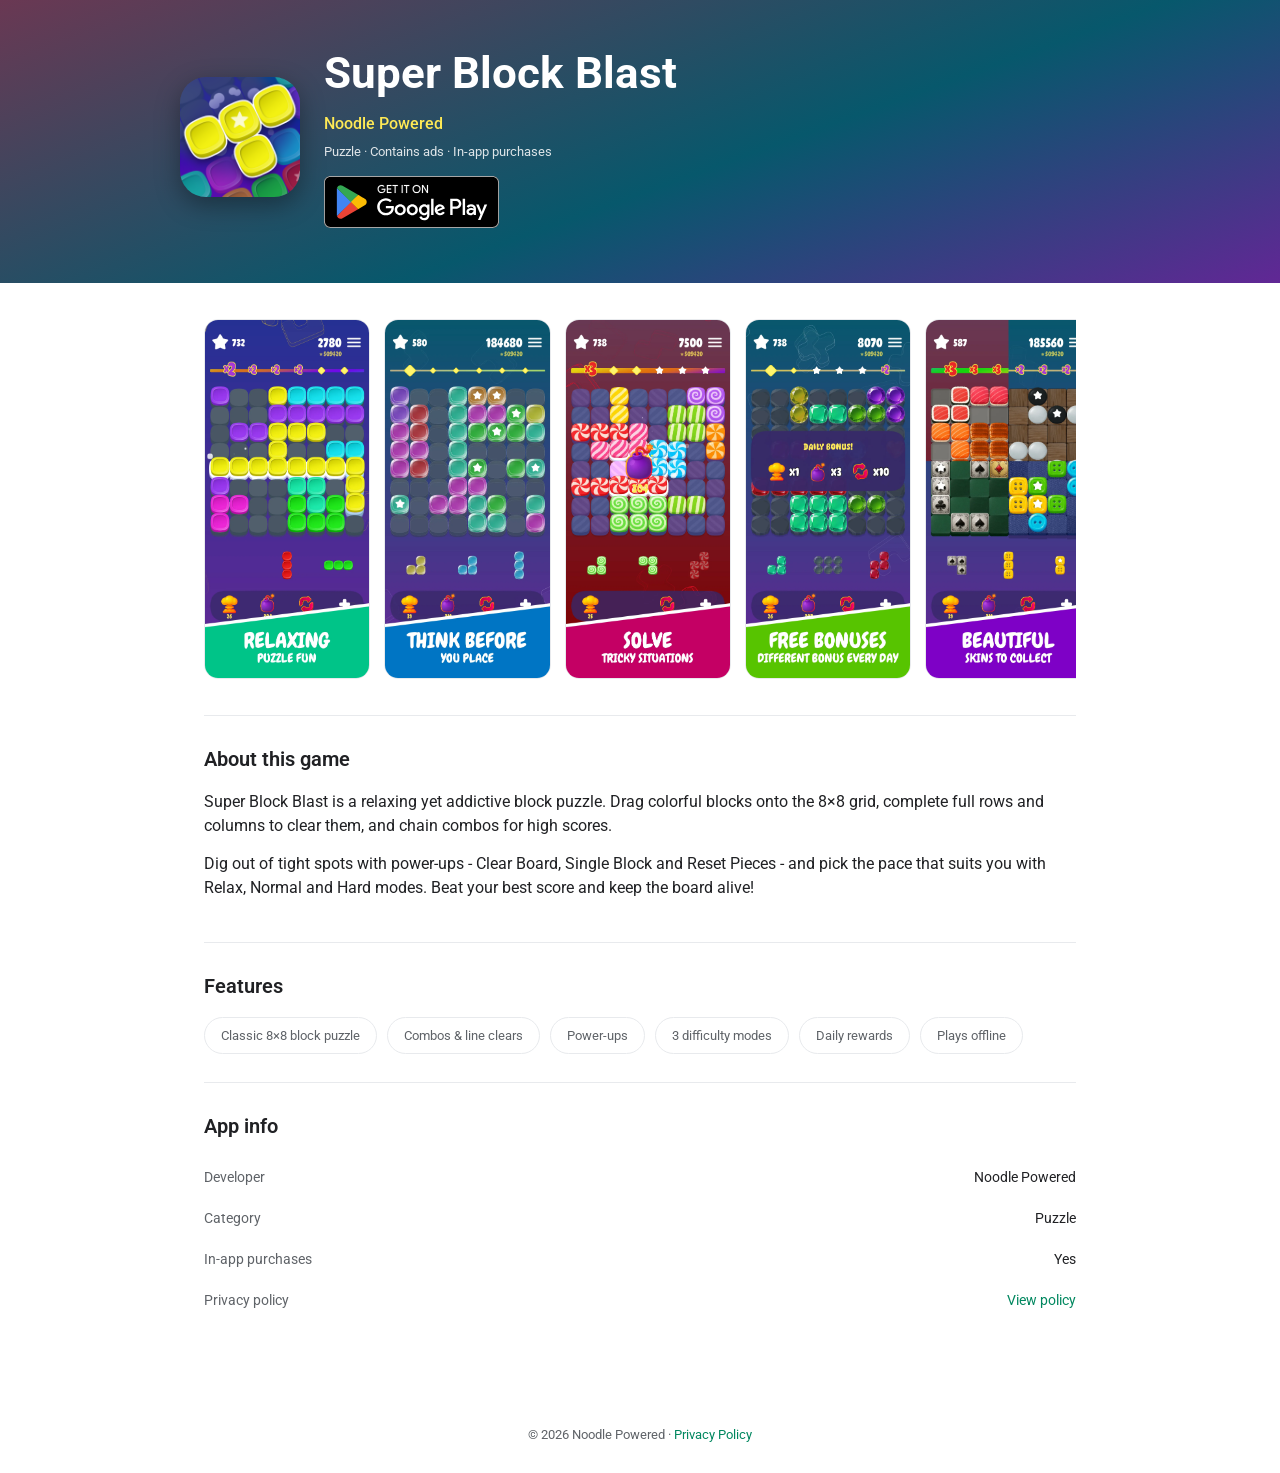
<file: index.html>
<!DOCTYPE html>
<html lang="en">
<head>
  <meta charset="UTF-8" />
  <meta name="viewport" content="width=device-width, initial-scale=1.0" />
  <title>Super Block Blast - Google Play</title>
  <meta name="description" content="Super Block Blast - a colorful block puzzle game by Noodle Powered." />
  <link rel="icon" href="favicon.ico" sizes="any" />
  <link rel="icon" type="image/png" sizes="96x96" href="favicon-96x96.png" />
  <link rel="icon" type="image/png" sizes="32x32" href="favicon-32x32.png" />
  <link rel="icon" type="image/png" sizes="16x16" href="favicon-16x16.png" />
  <link rel="apple-touch-icon" sizes="180x180" href="apple-touch-icon.png" />
  <link rel="manifest" href="site.webmanifest" />
  <meta name="theme-color" content="#612795" />
  <link rel="preconnect" href="https://fonts.googleapis.com" />
  <link rel="preconnect" href="https://fonts.gstatic.com" crossorigin />
  <link href="https://fonts.googleapis.com/css2?family=Roboto:wght@400;500;700&display=swap" rel="stylesheet" />
  <link rel="stylesheet" href="style.css" />
</head>
<body>
  <header class="hero">
    <div class="hero-inner">
      <img class="app-icon" src="icon.png" alt="Super Block Blast icon" />
      <div class="app-meta">
        <h1>Super Block Blast</h1>
        <div class="dev">Noodle Powered</div>
        <div class="sub">Puzzle &middot; Contains ads &middot; In-app purchases</div>
        <a class="play-store-btn" href="https://play.google.com/store/apps/details?id=com.noodlepowered.superblockblast" target="_blank" rel="noopener">
          <img class="play-store-badge" src="google-play-badge.svg" alt="Get it on Google Play" />
        </a>
      </div>
    </div>
  </header>

  <main class="content">
    <section>
      <div class="shots">
        <img src="shot1.webp" alt="Super Block Blast gameplay" loading="lazy" />
        <img src="shot2.webp" alt="Super Block Blast gameplay" loading="lazy" />
        <img src="shot3.webp" alt="Super Block Blast gameplay" loading="lazy" />
        <img src="shot4.webp" alt="Super Block Blast gameplay" loading="lazy" />
        <img src="shot5.webp" alt="Super Block Blast gameplay" loading="lazy" />
        <img src="shot6.webp" alt="Super Block Blast gameplay" loading="lazy" />
      </div>
    </section>

    <section class="about">
      <h2>About this game</h2>
      <p>Super Block Blast is a relaxing yet addictive block puzzle. Drag colorful
      blocks onto the 8&times;8 grid, complete full rows and columns to clear them,
      and chain combos for high scores.</p>
      <p>Dig out of tight spots with power-ups - Clear Board, Single Block and Reset
      Pieces - and pick the pace that suits you with Relax, Normal and Hard modes.
      Beat your best score and keep the board alive!</p>
    </section>

    <section>
      <h2>Features</h2>
      <div class="chips">
        <span class="chip">Classic 8&times;8 block puzzle</span>
        <span class="chip">Combos &amp; line clears</span>
        <span class="chip">Power-ups</span>
        <span class="chip">3 difficulty modes</span>
        <span class="chip">Daily rewards</span>
        <span class="chip">Plays offline</span>
      </div>
    </section>

    <section>
      <h2>App info</h2>
      <div class="info-row"><span class="k">Developer</span><span>Noodle Powered</span></div>
      <div class="info-row"><span class="k">Category</span><span>Puzzle</span></div>
      <div class="info-row"><span class="k">In-app purchases</span><span>Yes</span></div>
      <div class="info-row"><span class="k">Privacy policy</span><span><a href="privacy.html">View policy</a></span></div>
    </section>
  </main>

  <footer>
    &copy; 2026 Noodle Powered &middot; <a href="privacy.html">Privacy Policy</a>
  </footer>
</body>
</html>
</file>
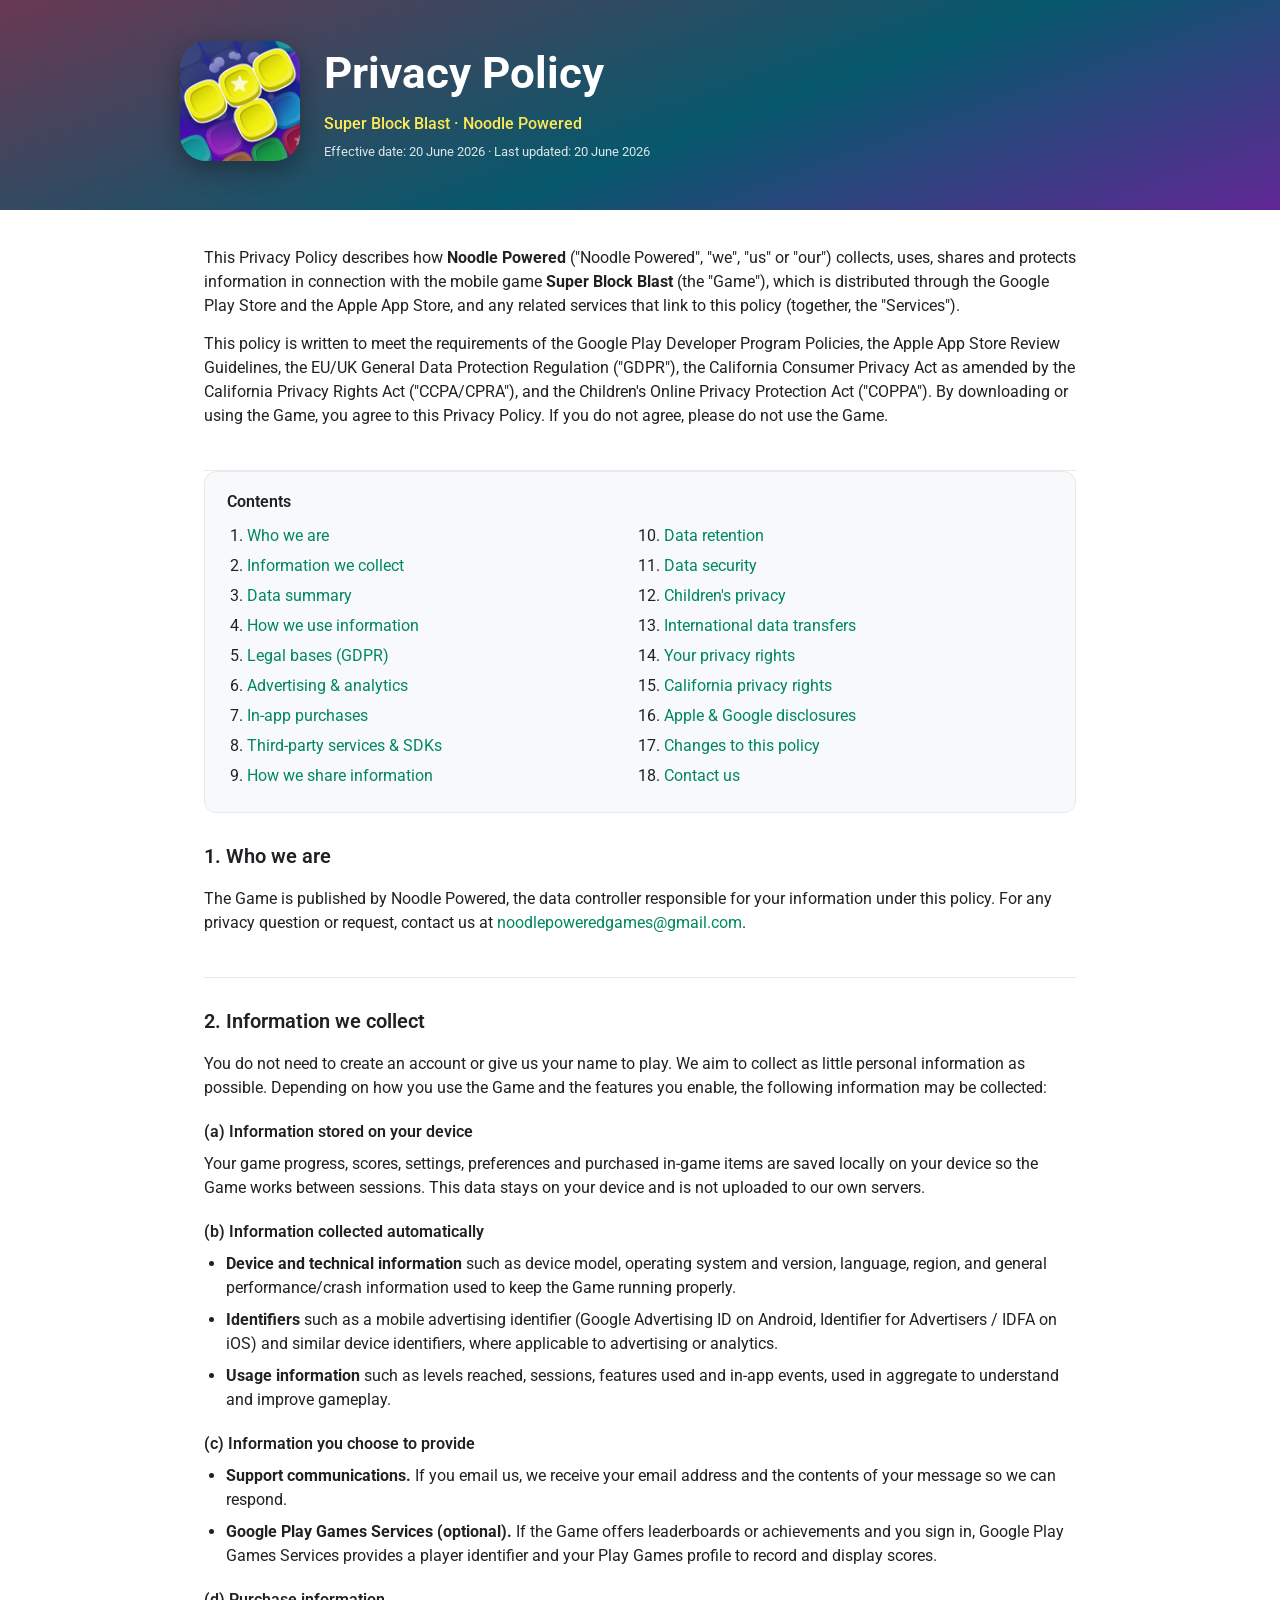
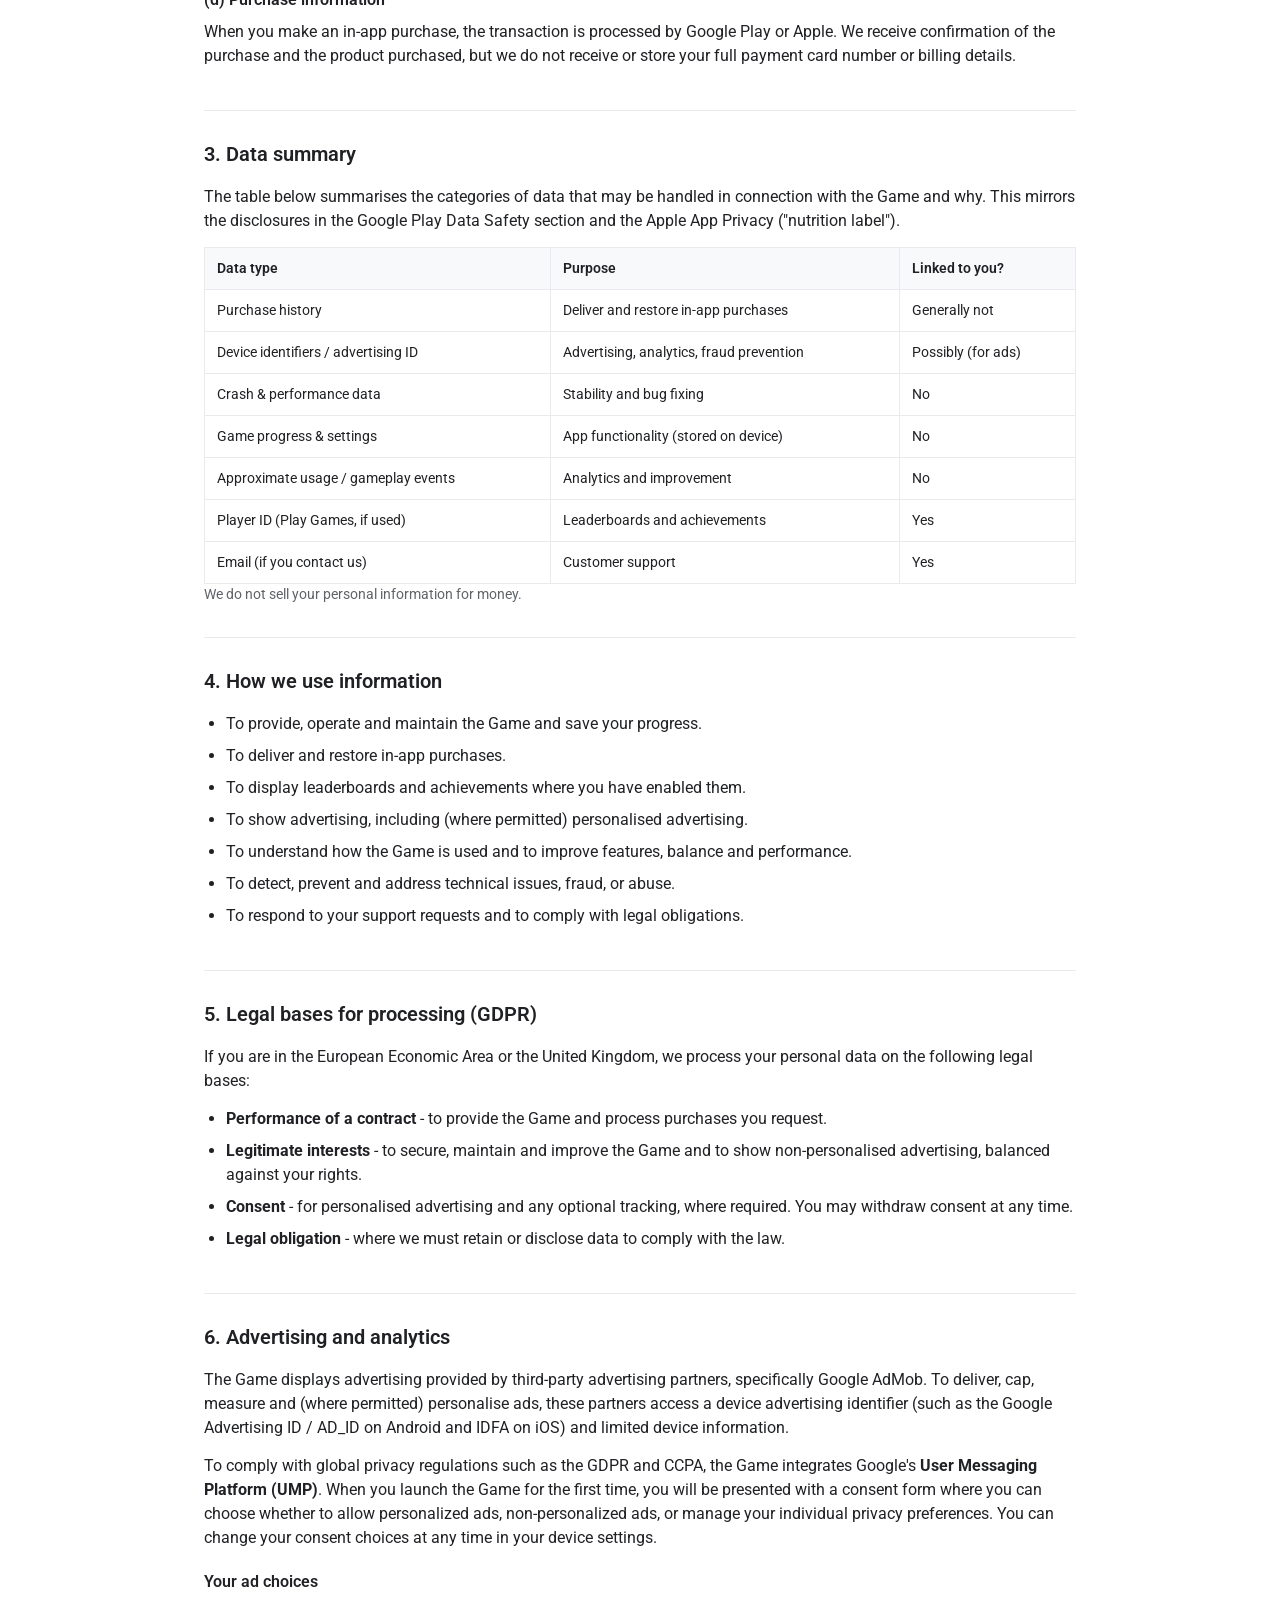
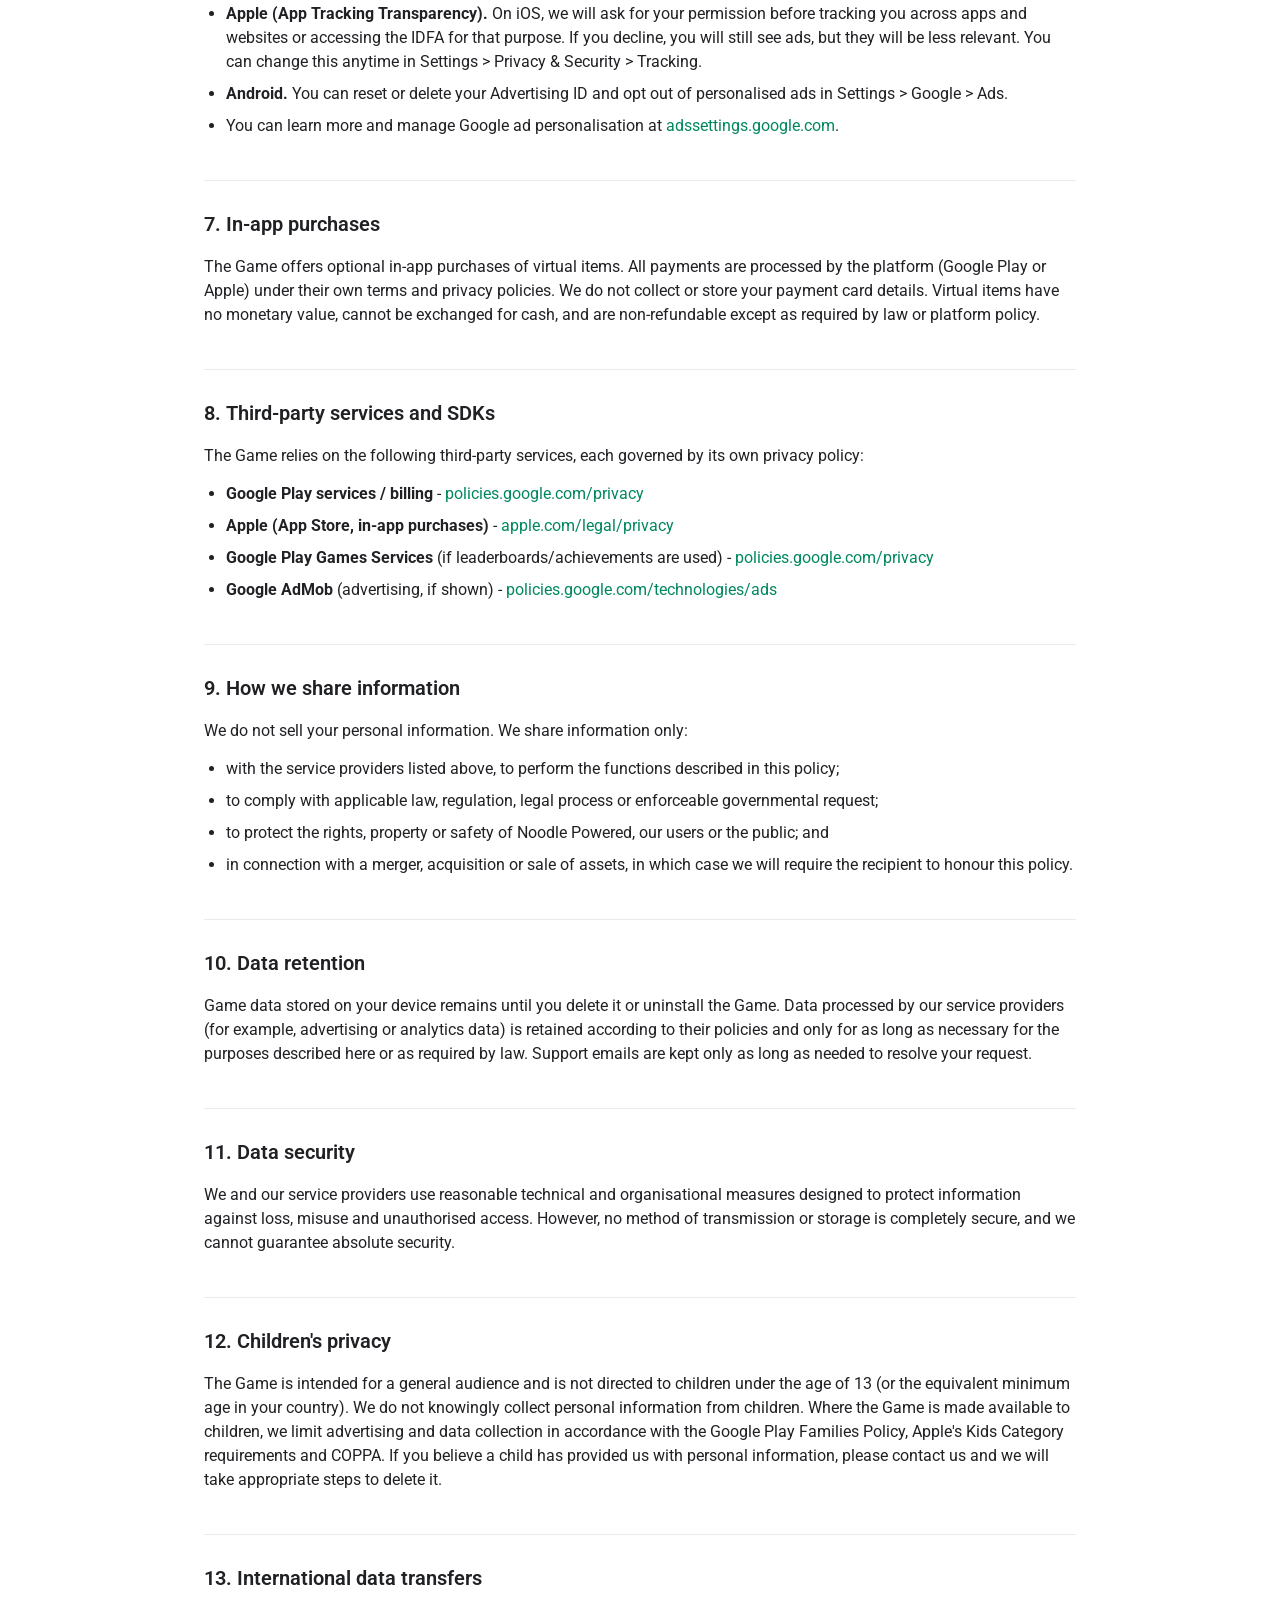
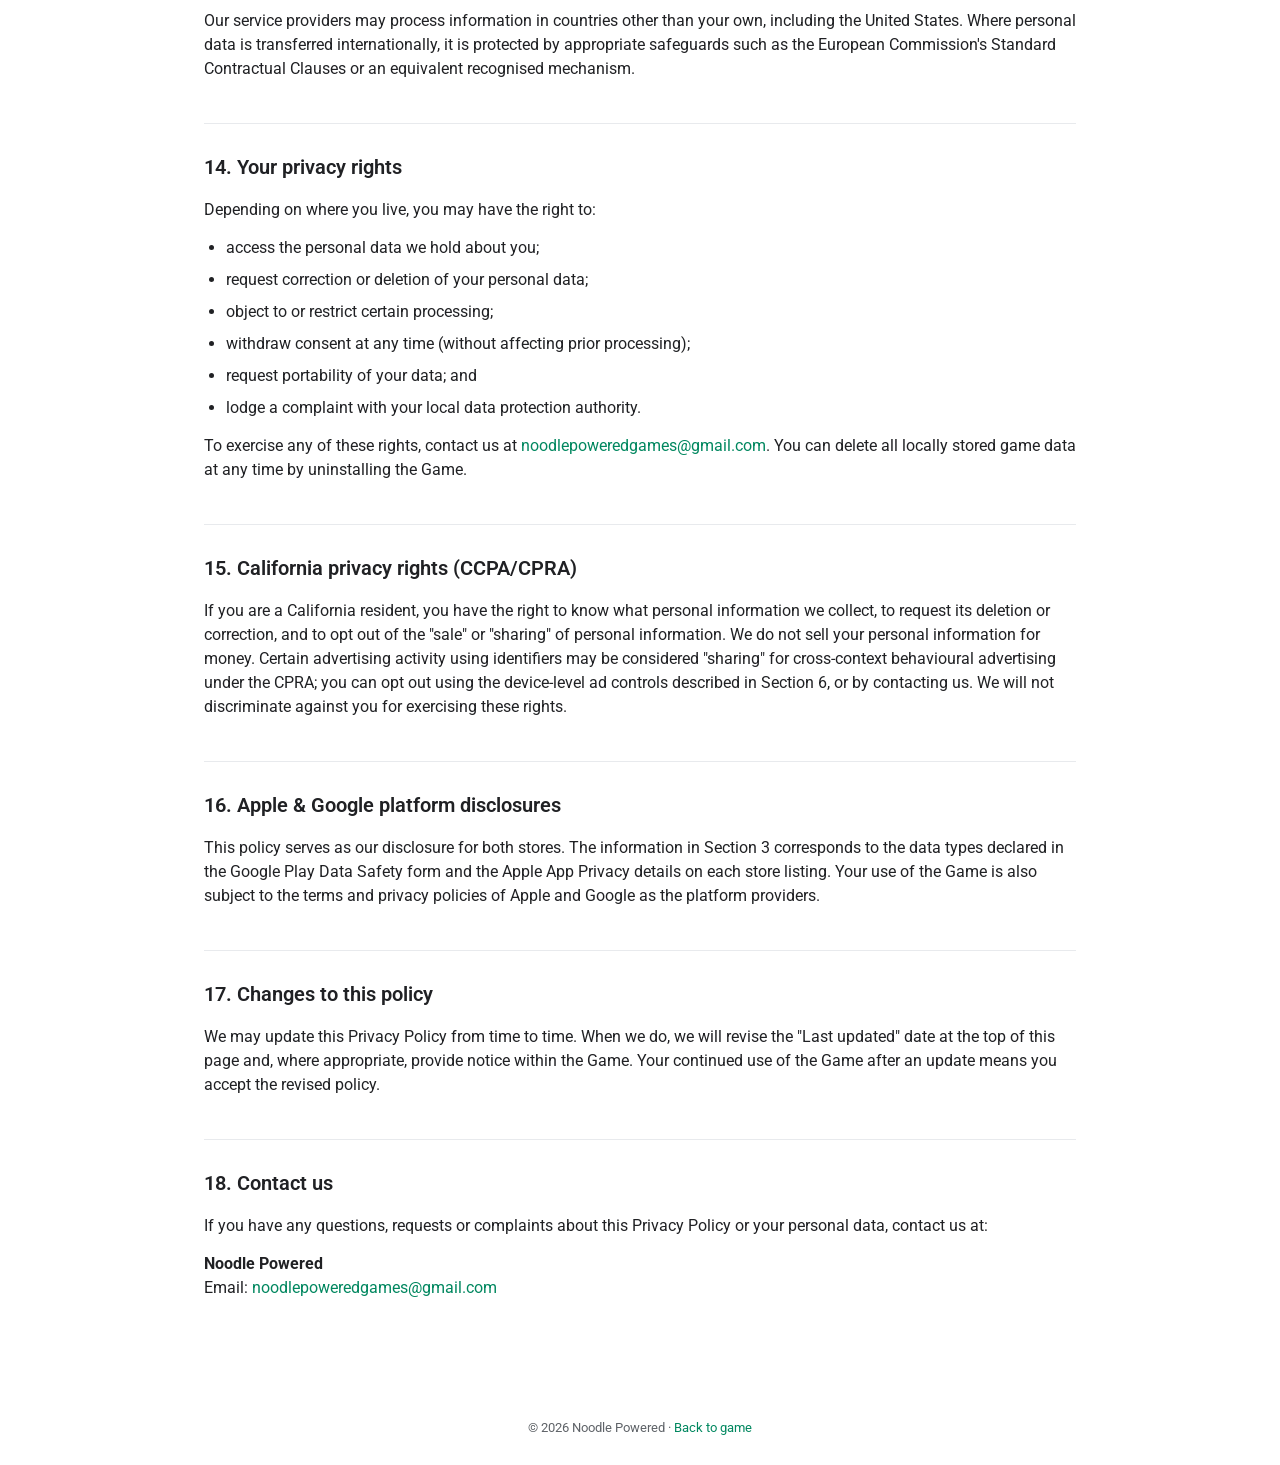
<file: privacy.html>
<!DOCTYPE html>
<html lang="en">
<head>
  <meta charset="UTF-8" />
  <meta name="viewport" content="width=device-width, initial-scale=1.0" />
  <title>Privacy Policy - Super Block Blast</title>
  <meta name="description" content="Privacy Policy for the Super Block Blast game by Noodle Powered." />
  <link rel="icon" href="favicon.ico" sizes="any" />
  <link rel="icon" type="image/png" sizes="96x96" href="favicon-96x96.png" />
  <link rel="icon" type="image/png" sizes="32x32" href="favicon-32x32.png" />
  <link rel="icon" type="image/png" sizes="16x16" href="favicon-16x16.png" />
  <link rel="apple-touch-icon" sizes="180x180" href="apple-touch-icon.png" />
  <link rel="manifest" href="site.webmanifest" />
  <meta name="theme-color" content="#612795" />
  <link rel="preconnect" href="https://fonts.googleapis.com" />
  <link rel="preconnect" href="https://fonts.gstatic.com" crossorigin />
  <link href="https://fonts.googleapis.com/css2?family=Roboto:wght@400;500;700&display=swap" rel="stylesheet" />
  <link rel="stylesheet" href="style.css" />
</head>
<body>
  <header class="hero">
    <div class="hero-inner">
      <img class="app-icon" src="icon.png" alt="Super Block Blast icon" />
      <div class="app-meta">
        <h1>Privacy Policy</h1>
        <div class="dev">Super Block Blast &middot; Noodle Powered</div>
        <div class="sub">Effective date: 20 June 2026 &middot; Last updated: 20 June 2026</div>
      </div>
    </div>
  </header>

  <main class="content about">
    <section>
      <p>This Privacy Policy describes how <strong>Noodle Powered</strong> ("Noodle
      Powered", "we", "us" or "our") collects, uses, shares and protects information in
      connection with the mobile game <strong>Super Block Blast</strong> (the "Game"),
      which is distributed through the Google Play Store and the Apple App Store, and any
      related services that link to this policy (together, the "Services").</p>
      <p>This policy is written to meet the requirements of the Google Play Developer
      Program Policies, the Apple App Store Review Guidelines, the EU/UK General Data
      Protection Regulation ("GDPR"), the California Consumer Privacy Act as amended by
      the California Privacy Rights Act ("CCPA/CPRA"), and the Children's Online Privacy
      Protection Act ("COPPA"). By downloading or using the Game, you agree to this
      Privacy Policy. If you do not agree, please do not use the Game.</p>
    </section>

    <section class="toc">
      <h2>Contents</h2>
      <ol>
        <li><a href="#who">Who we are</a></li>
        <li><a href="#collect">Information we collect</a></li>
        <li><a href="#summary">Data summary</a></li>
        <li><a href="#use">How we use information</a></li>
        <li><a href="#legal">Legal bases (GDPR)</a></li>
        <li><a href="#ads">Advertising &amp; analytics</a></li>
        <li><a href="#purchases">In-app purchases</a></li>
        <li><a href="#third">Third-party services &amp; SDKs</a></li>
        <li><a href="#sharing">How we share information</a></li>
        <li><a href="#retention">Data retention</a></li>
        <li><a href="#security">Data security</a></li>
        <li><a href="#children">Children's privacy</a></li>
        <li><a href="#transfers">International data transfers</a></li>
        <li><a href="#rights">Your privacy rights</a></li>
        <li><a href="#california">California privacy rights</a></li>
        <li><a href="#platform">Apple &amp; Google disclosures</a></li>
        <li><a href="#changes">Changes to this policy</a></li>
        <li><a href="#contact">Contact us</a></li>
      </ol>
    </section>

    <section id="who">
      <h2>1. Who we are</h2>
      <p>The Game is published by Noodle Powered, the data controller responsible for your
      information under this policy. For any privacy question or request, contact us at
      <a href="mailto:noodlepoweredgames@gmail.com">noodlepoweredgames@gmail.com</a>.</p>
    </section>

    <section id="collect">
      <h2>2. Information we collect</h2>
      <p>You do not need to create an account or give us your name to play. We aim to
      collect as little personal information as possible. Depending on how you use the
      Game and the features you enable, the following information may be collected:</p>

      <h3>(a) Information stored on your device</h3>
      <p>Your game progress, scores, settings, preferences and purchased in-game items are
      saved locally on your device so the Game works between sessions. This data stays on
      your device and is not uploaded to our own servers.</p>

      <h3>(b) Information collected automatically</h3>
      <ul>
        <li><strong>Device and technical information</strong> such as device model,
          operating system and version, language, region, and general performance/crash
          information used to keep the Game running properly.</li>
        <li><strong>Identifiers</strong> such as a mobile advertising identifier (Google
          Advertising ID on Android, Identifier for Advertisers / IDFA on iOS) and similar
          device identifiers, where applicable to advertising or analytics.</li>
        <li><strong>Usage information</strong> such as levels reached, sessions, features
          used and in-app events, used in aggregate to understand and improve gameplay.</li>
      </ul>

      <h3>(c) Information you choose to provide</h3>
      <ul>
        <li><strong>Support communications.</strong> If you email us, we receive your email
          address and the contents of your message so we can respond.</li>
        <li><strong>Google Play Games Services (optional).</strong> If the Game offers
          leaderboards or achievements and you sign in, Google Play Games Services provides
          a player identifier and your Play Games profile to record and display scores.</li>
      </ul>

      <h3>(d) Purchase information</h3>
      <p>When you make an in-app purchase, the transaction is processed by Google Play or
      Apple. We receive confirmation of the purchase and the product purchased, but we do
      not receive or store your full payment card number or billing details.</p>
    </section>

    <section id="summary">
      <h2>3. Data summary</h2>
      <p>The table below summarises the categories of data that may be handled in
      connection with the Game and why. This mirrors the disclosures in the Google Play
      Data Safety section and the Apple App Privacy ("nutrition label").</p>
      <table class="data-table">
        <thead>
          <tr><th>Data type</th><th>Purpose</th><th>Linked to you?</th></tr>
        </thead>
        <tbody>
          <tr><td>Purchase history</td><td>Deliver and restore in-app purchases</td><td>Generally not</td></tr>
          <tr><td>Device identifiers / advertising ID</td><td>Advertising, analytics, fraud prevention</td><td>Possibly (for ads)</td></tr>
          <tr><td>Crash &amp; performance data</td><td>Stability and bug fixing</td><td>No</td></tr>
          <tr><td>Game progress &amp; settings</td><td>App functionality (stored on device)</td><td>No</td></tr>
          <tr><td>Approximate usage / gameplay events</td><td>Analytics and improvement</td><td>No</td></tr>
          <tr><td>Player ID (Play Games, if used)</td><td>Leaderboards and achievements</td><td>Yes</td></tr>
          <tr><td>Email (if you contact us)</td><td>Customer support</td><td>Yes</td></tr>
        </tbody>
      </table>
      <p class="stamp">We do not sell your personal information for money.</p>
    </section>

    <section id="use">
      <h2>4. How we use information</h2>
      <ul>
        <li>To provide, operate and maintain the Game and save your progress.</li>
        <li>To deliver and restore in-app purchases.</li>
        <li>To display leaderboards and achievements where you have enabled them.</li>
        <li>To show advertising, including (where permitted) personalised advertising.</li>
        <li>To understand how the Game is used and to improve features, balance and
          performance.</li>
        <li>To detect, prevent and address technical issues, fraud, or abuse.</li>
        <li>To respond to your support requests and to comply with legal obligations.</li>
      </ul>
    </section>

    <section id="legal">
      <h2>5. Legal bases for processing (GDPR)</h2>
      <p>If you are in the European Economic Area or the United Kingdom, we process your
      personal data on the following legal bases:</p>
      <ul>
        <li><strong>Performance of a contract</strong> - to provide the Game and process
          purchases you request.</li>
        <li><strong>Legitimate interests</strong> - to secure, maintain and improve the
          Game and to show non-personalised advertising, balanced against your rights.</li>
        <li><strong>Consent</strong> - for personalised advertising and any optional
          tracking, where required. You may withdraw consent at any time.</li>
        <li><strong>Legal obligation</strong> - where we must retain or disclose data to
          comply with the law.</li>
      </ul>
    </section>

    <section id="ads">
      <h2>6. Advertising and analytics</h2>
      <p>The Game displays advertising provided by third-party advertising partners,
      specifically Google AdMob. To deliver, cap, measure and (where permitted) personalise
      ads, these partners access a device advertising identifier (such as the Google Advertising ID / AD_ID on Android and IDFA on iOS) and limited device
      information.</p>
      <p>To comply with global privacy regulations such as the GDPR and CCPA, the Game integrates Google's <strong>User Messaging Platform (UMP)</strong>. When you launch the Game for the first time, you will be presented with a consent form where you can choose whether to allow personalized ads, non-personalized ads, or manage your individual privacy preferences. You can change your consent choices at any time in your device settings.</p>
      <h3>Your ad choices</h3>
      <ul>
        <li><strong>Apple (App Tracking Transparency).</strong> On iOS, we will ask for
          your permission before tracking you across apps and websites or accessing the
          IDFA for that purpose. If you decline, you will still see ads, but they will be
          less relevant. You can change this anytime in Settings &gt; Privacy &amp;
          Security &gt; Tracking.</li>
        <li><strong>Android.</strong> You can reset or delete your Advertising ID and opt
          out of personalised ads in Settings &gt; Google &gt; Ads.</li>
        <li>You can learn more and manage Google ad personalisation at
          <a href="https://adssettings.google.com">adssettings.google.com</a>.</li>
      </ul>
    </section>

    <section id="purchases">
      <h2>7. In-app purchases</h2>
      <p>The Game offers optional in-app purchases of virtual items. All payments are
      processed by the platform (Google Play or Apple) under their own terms and privacy
      policies. We do not collect or store your payment card details. Virtual items have
      no monetary value, cannot be exchanged for cash, and are non-refundable except as
      required by law or platform policy.</p>
    </section>

    <section id="third">
      <h2>8. Third-party services and SDKs</h2>
      <p>The Game relies on the following third-party services, each governed by its own
      privacy policy:</p>
      <ul>
        <li><strong>Google Play services / billing</strong> -
          <a href="https://policies.google.com/privacy">policies.google.com/privacy</a></li>
        <li><strong>Apple (App Store, in-app purchases)</strong> -
          <a href="https://www.apple.com/legal/privacy/">apple.com/legal/privacy</a></li>
        <li><strong>Google Play Games Services</strong> (if leaderboards/achievements are used) -
          <a href="https://policies.google.com/privacy">policies.google.com/privacy</a></li>
        <li><strong>Google AdMob</strong> (advertising, if shown) -
          <a href="https://policies.google.com/technologies/ads">policies.google.com/technologies/ads</a></li>
      </ul>
    </section>

    <section id="sharing">
      <h2>9. How we share information</h2>
      <p>We do not sell your personal information. We share information only:</p>
      <ul>
        <li>with the service providers listed above, to perform the functions described in
          this policy;</li>
        <li>to comply with applicable law, regulation, legal process or enforceable
          governmental request;</li>
        <li>to protect the rights, property or safety of Noodle Powered, our users or the
          public; and</li>
        <li>in connection with a merger, acquisition or sale of assets, in which case we
          will require the recipient to honour this policy.</li>
      </ul>
    </section>

    <section id="retention">
      <h2>10. Data retention</h2>
      <p>Game data stored on your device remains until you delete it or uninstall the Game.
      Data processed by our service providers (for example, advertising or analytics data)
      is retained according to their policies and only for as long as necessary for the
      purposes described here or as required by law. Support emails are kept only as long
      as needed to resolve your request.</p>
    </section>

    <section id="security">
      <h2>11. Data security</h2>
      <p>We and our service providers use reasonable technical and organisational measures
      designed to protect information against loss, misuse and unauthorised access.
      However, no method of transmission or storage is completely secure, and we cannot
      guarantee absolute security.</p>
    </section>

    <section id="children">
      <h2>12. Children's privacy</h2>
      <p>The Game is intended for a general audience and is not directed to children under
      the age of 13 (or the equivalent minimum age in your country). We do not knowingly
      collect personal information from children. Where the Game is made available to
      children, we limit advertising and data collection in accordance with the Google
      Play Families Policy, Apple's Kids Category requirements and COPPA. If you believe a
      child has provided us with personal information, please contact us and we will take
      appropriate steps to delete it.</p>
    </section>

    <section id="transfers">
      <h2>13. International data transfers</h2>
      <p>Our service providers may process information in countries other than your own,
      including the United States. Where personal data is transferred internationally, it
      is protected by appropriate safeguards such as the European Commission's Standard
      Contractual Clauses or an equivalent recognised mechanism.</p>
    </section>

    <section id="rights">
      <h2>14. Your privacy rights</h2>
      <p>Depending on where you live, you may have the right to:</p>
      <ul>
        <li>access the personal data we hold about you;</li>
        <li>request correction or deletion of your personal data;</li>
        <li>object to or restrict certain processing;</li>
        <li>withdraw consent at any time (without affecting prior processing);</li>
        <li>request portability of your data; and</li>
        <li>lodge a complaint with your local data protection authority.</li>
      </ul>
      <p>To exercise any of these rights, contact us at
      <a href="mailto:noodlepoweredgames@gmail.com">noodlepoweredgames@gmail.com</a>. You
      can delete all locally stored game data at any time by uninstalling the Game.</p>
    </section>

    <section id="california">
      <h2>15. California privacy rights (CCPA/CPRA)</h2>
      <p>If you are a California resident, you have the right to know what personal
      information we collect, to request its deletion or correction, and to opt out of the
      "sale" or "sharing" of personal information. We do not sell your personal
      information for money. Certain advertising activity using identifiers may be
      considered "sharing" for cross-context behavioural advertising under the CPRA; you
      can opt out using the device-level ad controls described in Section 6, or by
      contacting us. We will not discriminate against you for exercising these rights.</p>
    </section>

    <section id="platform">
      <h2>16. Apple &amp; Google platform disclosures</h2>
      <p>This policy serves as our disclosure for both stores. The information in Section 3
      corresponds to the data types declared in the Google Play Data Safety form and the
      Apple App Privacy details on each store listing. Your use of the Game is also subject
      to the terms and privacy policies of Apple and Google as the platform providers.</p>
    </section>

    <section id="changes">
      <h2>17. Changes to this policy</h2>
      <p>We may update this Privacy Policy from time to time. When we do, we will revise the
      "Last updated" date at the top of this page and, where appropriate, provide notice
      within the Game. Your continued use of the Game after an update means you accept the
      revised policy.</p>
    </section>

    <section id="contact">
      <h2>18. Contact us</h2>
      <p>If you have any questions, requests or complaints about this Privacy Policy or your
      personal data, contact us at:</p>
      <p><strong>Noodle Powered</strong><br />
      Email: <a href="mailto:noodlepoweredgames@gmail.com">noodlepoweredgames@gmail.com</a></p>
    </section>
  </main>

  <footer>
    &copy; 2026 Noodle Powered &middot; <a href="index.html">Back to game</a>
  </footer>
</body>
</html>
</file>
<file: style.css>
:root {
  /* Game dark-mode background gradient (from Main.tscn) */
  --game-top: #6a3853;
  --game-mid: #07586c;
  --game-bottom: #612795;
  /* Google Play palette */
  --play-green: #01875f;
  --ink: #202124;
  --ink-soft: #5f6368;
  --line: #e8eaed;
  --accent: #ffea55;
}

* { box-sizing: border-box; }

html, body { margin: 0; padding: 0; }

body {
  font-family: Roboto, "Segoe UI", system-ui, Arial, sans-serif;
  color: var(--ink);
  background: #ffffff;
  line-height: 1.5;
}

a { color: var(--play-green); text-decoration: none; }
a:hover { text-decoration: underline; }

/* ---------- HERO (game background) ---------- */

.hero {
  background: linear-gradient(160deg, var(--game-top) 0%, var(--game-mid) 57%, var(--game-bottom) 100%);
  color: #ffffff;
  padding: 40px 24px 48px;
}

.hero-inner {
  max-width: 920px;
  margin: 0 auto;
  display: flex;
  gap: 24px;
  align-items: center;
  flex-wrap: wrap;
}

.app-icon {
  width: 120px;
  height: 120px;
  border-radius: 26px;
  box-shadow: 0 8px 24px rgba(0, 0, 0, 0.35);
  flex: 0 0 auto;
}

.app-meta { min-width: 240px; }

.app-meta h1 {
  font-size: clamp(28px, 6vw, 44px);
  margin: 0 0 6px;
  font-weight: 700;
}

.dev {
  color: var(--accent);
  font-size: 16px;
  font-weight: 500;
}

.sub {
  margin-top: 6px;
  font-size: 13px;
  opacity: 0.85;
}

.install {
  display: inline-block;
  margin-top: 18px;
  background: var(--play-green);
  color: #fff;
  border: none;
  font-size: 15px;
  font-weight: 600;
  padding: 12px 40px;
  border-radius: 8px;
  cursor: pointer;
}
.install:hover { text-decoration: none; filter: brightness(1.07); }
.install[aria-disabled="true"] { opacity: 0.65; cursor: default; }

.play-store-btn {
  display: inline-block;
  margin-top: 14px;
  transition: transform 0.15s ease, filter 0.15s ease;
}
.play-store-btn:hover {
  transform: scale(1.03);
  filter: brightness(1.1);
}
.play-store-badge {
  height: 52px;
  width: auto;
  display: block;
}

/* ---------- WHITE CONTENT ---------- */

.content {
  max-width: 920px;
  margin: 0 auto;
  padding: 8px 24px 48px;
}

section { padding: 28px 0; border-bottom: 1px solid var(--line); }
section:last-of-type { border-bottom: none; }

h2 { font-size: 20px; margin: 0 0 16px; font-weight: 600; }

/* Screenshot strip */
.shots {
  display: flex;
  gap: 14px;
  overflow-x: auto;
  padding-bottom: 8px;
  -webkit-overflow-scrolling: touch;
}
.shots img {
  height: 360px;
  width: auto;
  border-radius: 14px;
  border: 1px solid var(--line);
  flex: 0 0 auto;
}

.about p { color: var(--ink); margin: 0 0 14px; }
.about h3 { font-size: 16px; margin: 20px 0 8px; font-weight: 600; }
.about ul { margin: 0 0 14px; padding-left: 22px; }
.about li { margin-bottom: 8px; }
.about a { word-break: break-word; }

/* Effective-date line under a section */
.about .stamp { color: var(--ink-soft); font-size: 14px; margin-bottom: 4px; }

/* Table of contents */
.toc {
  background: #f8f9fa;
  border: 1px solid var(--line);
  border-radius: 12px;
  padding: 18px 22px;
}
.toc h2 { font-size: 16px; margin: 0 0 10px; }
.toc ol { margin: 0; padding-left: 20px; columns: 2; column-gap: 28px; }
.toc li { margin-bottom: 6px; break-inside: avoid; }

@media (max-width: 560px) {
  .toc ol { columns: 1; }
}

/* Data summary table */
.data-table {
  width: 100%;
  border-collapse: collapse;
  font-size: 14px;
}
.data-table th, .data-table td {
  text-align: left;
  vertical-align: top;
  padding: 10px 12px;
  border: 1px solid var(--line);
}
.data-table th { background: #f8f9fa; font-weight: 600; }

.chips { display: flex; flex-wrap: wrap; gap: 10px; }
.chip {
  border: 1px solid var(--line);
  border-radius: 999px;
  padding: 8px 16px;
  font-size: 13px;
  color: var(--ink-soft);
}

.info-row {
  display: flex;
  justify-content: space-between;
  padding: 10px 0;
  font-size: 14px;
}
.info-row .k { color: var(--ink-soft); }

footer {
  text-align: center;
  padding: 28px 16px;
  color: var(--ink-soft);
  font-size: 13px;
}
</file>
